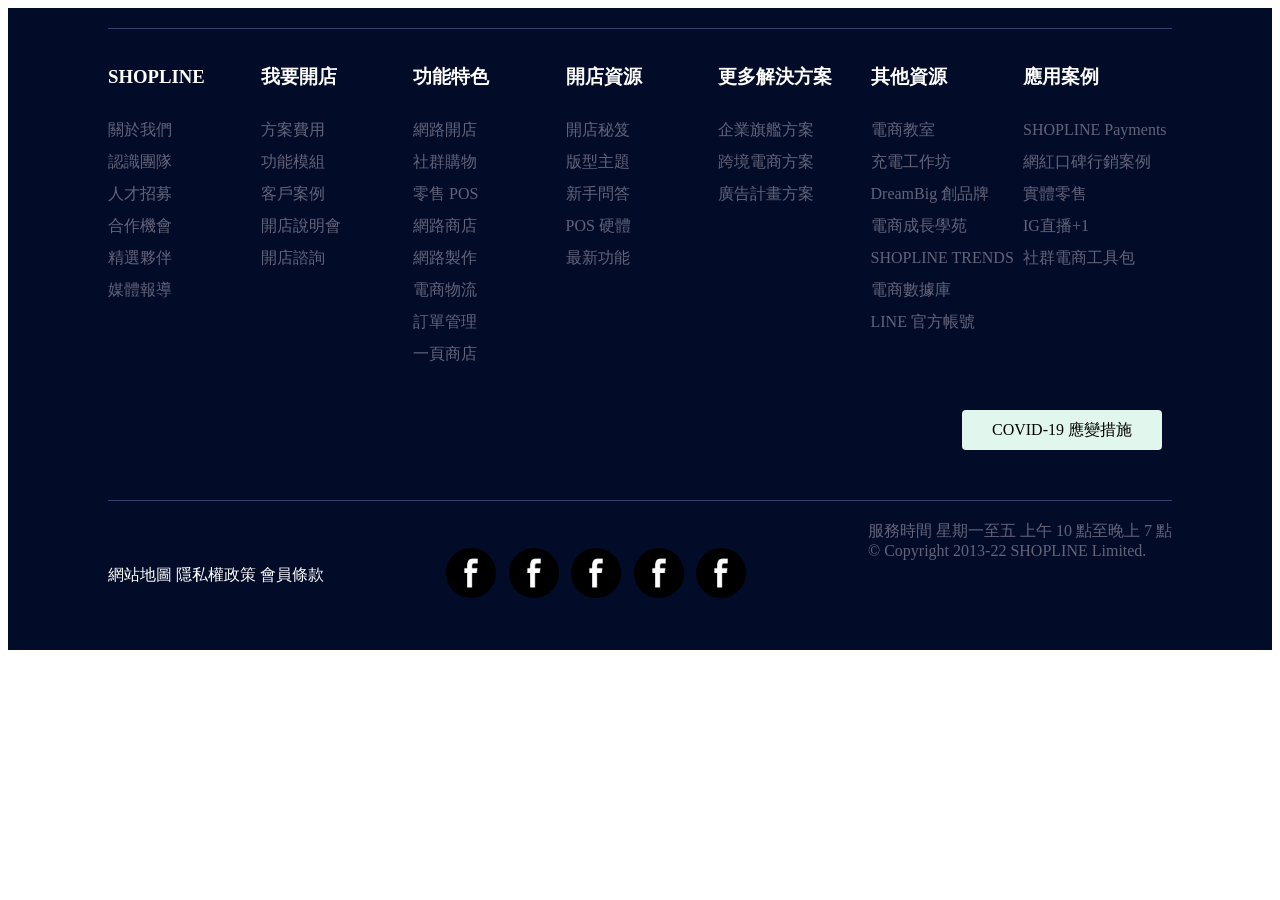
<file: footer.html>
<!DOCTYPE html>
<html lang="en">
  <head>
    <meta charset="UTF-8" />
    <meta http-equiv="X-UA-Compatible" content="IE=edge" />
    <meta name="viewport" content="width=device-width, initial-scale=1.0" />
    <title>Document</title>
    <style>
      .footer {
        background-color: #020c29;
        padding-top: 20px;
        padding-bottom: 20px;
        /* width: 1700px; */
        /* box-sizing: border-box; */
      }
      .footer-index-map {
        display: flex;
        /* background-color: pink; */
        /* width: 1500px; */
        margin-left: 100px;
        margin-right: 100px;
        justify-content: space-between;
      }
      .map-item h3 {
        color: white;
      }
      .map-item {
        width: 14%;
        /* background-color: aqua; */
        line-height: 2;
        margin-bottom: 40px;
      }
      .map-item a {
        text-decoration: none;
        color: #63637a;
      }
      .emergency-procedure {
        /* width: 600px; */
        display: flex;
        align-items: center;
        justify-content: end;
        margin-right: 100px;
        margin-left: 100px;
        /* background-color: aqua; */
      }
      .emergency-procedure a {
        width: 200px;
        height: 40px;
        line-height: 40px;
        border-radius: 4px;
        text-align: center;
        margin-right: 10px;
        text-decoration: none;
        background-color: #e1f7ee;
        color: black;
        /* font-size: 14px; */
      }
      .social-icon {
        width: 50px;
      }
      .footer-end {
        display: flex;
        justify-content: space-between;
        margin-left: 100px;
        margin-right: 100px;
        align-items: center;
      }
      .end-1 a {
        text-decoration: none;
        color: white;
      }
      .end-2 {
        display: flex;
        /* background-color: aqua; */
        width: 300px;
        justify-content: space-between;
      }
      .end-3 {
        color: #63637a;
        padding-bottom: 70px;
      }
    </style>
  </head>
  <body>
    <section>
      <div class="footer">
        <div
          style="
            background-color: #3b4071;
            /* width: 1500px; */
            height: 1px;
            margin-left: 100px;
            margin-right: 100px;
            margin-bottom: 10px;
          "
        ></div>
        <div class="footer-index-map">
          <div class="map-item i1">
            <h3>SHOPLINE</h3>
            <a href="https://shopline.tw/about">關於我們</a><br />
            <a href="https://shopline.tw/about/team">認識團隊</a><br />
            <a href="https://shopline.tw/careers">人才招募</a><br />
            <a href="https://shopline.tw/cooperate">合作機會</a><br />
            <a href="https://shopline.tw/selectedpartners">精選夥伴</a><br />
            <a href="https://shopline.tw/about/press">媒體報導</a><br />
          </div>
          <div class="map-item i1">
            <h3>我要開店</h3>
            <a href="https://shopline.tw/about">方案費用</a><br />
            <a href="https://shopline.tw/about/team">功能模組</a><br />
            <a href="https://shopline.tw/careers">客戶案例</a><br />
            <a href="https://shopline.tw/cooperate">開店說明會</a><br />
            <a href="https://shopline.tw/selectedpartners">開店諮詢</a><br />
          </div>
          <div class="map-item i1">
            <h3>功能特色</h3>
            <a href="https://shopline.tw/about">網路開店</a><br />
            <a href="https://shopline.tw/about/team">社群購物</a><br />
            <a href="https://shopline.tw/careers">零售 POS</a><br />
            <a href="https://shopline.tw/cooperate">網路商店</a><br />
            <a href="https://shopline.tw/selectedpartners">網路製作</a><br />
            <a href="https://shopline.tw/about/press">電商物流</a><br />
            <a href="https://shopline.tw/about/press">訂單管理</a><br />
            <a href="https://shopline.tw/about/press">一頁商店</a><br />
          </div>
          <div class="map-item i1">
            <h3>開店資源</h3>
            <a href="https://shopline.tw/about">開店秘笈</a><br />
            <a href="https://shopline.tw/about/team">版型主題</a><br />
            <a href="https://shopline.tw/careers">新手問答</a><br />
            <a href="https://shopline.tw/cooperate">POS 硬體</a><br />
            <a href="https://shopline.tw/selectedpartners">最新功能</a><br />
          </div>
          <div class="map-item i1">
            <h3>更多解決方案</h3>
            <a href="https://shopline.tw/about">企業旗艦方案</a><br />
            <a href="https://shopline.tw/about/team">跨境電商方案</a><br />
            <a href="https://shopline.tw/careers">廣告計畫方案</a><br />
          </div>
          <div class="map-item i1">
            <h3>其他資源</h3>
            <a href="https://shopline.tw/about">電商教室</a><br />
            <a href="https://shopline.tw/about/team">充電工作坊</a><br />
            <a href="https://shopline.tw/careers">DreamBig 創品牌</a><br />
            <a href="https://shopline.tw/cooperate">電商成長學苑</a><br />
            <a href="https://shopline.tw/selectedpartners"
              >SHOPLINE TRENDS 電商數據庫</a
            ><br />
            <a href="https://shopline.tw/about/press">LINE 官方帳號</a><br />
          </div>
          <div class="map-item i1">
            <h3>應用案例</h3>
            <a href="https://shopline.tw/about">SHOPLINE Payments</a><br />
            <a href="https://shopline.tw/about/team">網紅口碑行銷案例</a><br />
            <a href="https://shopline.tw/careers">實體零售</a><br />
            <a href="https://shopline.tw/cooperate">IG直播+1</a><br />
            <a href="https://shopline.tw/selectedpartners">社群電商工具包</a
            ><br />
          </div>
        </div>
        <div class="emergency-procedure">
          <a href="">COVID-19 應變措施</a>
        </div>
        <div></div>
        <div></div>
        <div
          style="
            background-color: #3b4071;
            /* width: 1500px; */
            height: 1px;
            margin-left: 100px;
            margin-right: 100px;
            margin-bottom: 20px;
            margin-top: 50px;
          "
        ></div>
        <div class="footer-end">
          <div>
            <div class="end-1">
              <a href="#">網站地圖</a>
              <a href="#">隱私權政策</a>
              <a href="#">會員條款</a>
            </div>
          </div>
          <div class="end-2">
            <div class="social-icon-group">
              <a href="#">
                <img class="social-icon" src="/facebook-icon.png" alt="fb" />
              </a>
            </div>
            <div class="social-icon-group">
              <a href="#">
                <img class="social-icon" src="/facebook-icon.png" alt="fb" />
              </a>
            </div>
            <div class="social-icon-group">
              <a href="#">
                <img class="social-icon" src="/facebook-icon.png" alt="fb" />
              </a>
            </div>
            <div class="social-icon-group">
              <a href="#">
                <img class="social-icon" src="/facebook-icon.png" alt="fb" />
              </a>
            </div>
            <div class="social-icon-group">
              <a href="#">
                <img class="social-icon" src="/facebook-icon.png" alt="fb" />
              </a>
            </div>
          </div>
          <div class="end-3">
            服務時間 星期一至五 上午 10 點至晚上 7 點
            <br />
            © Copyright 2013-22 SHOPLINE Limited.
          </div>
        </div>
      </div>
    </section>
  </body>
</html>
</file>
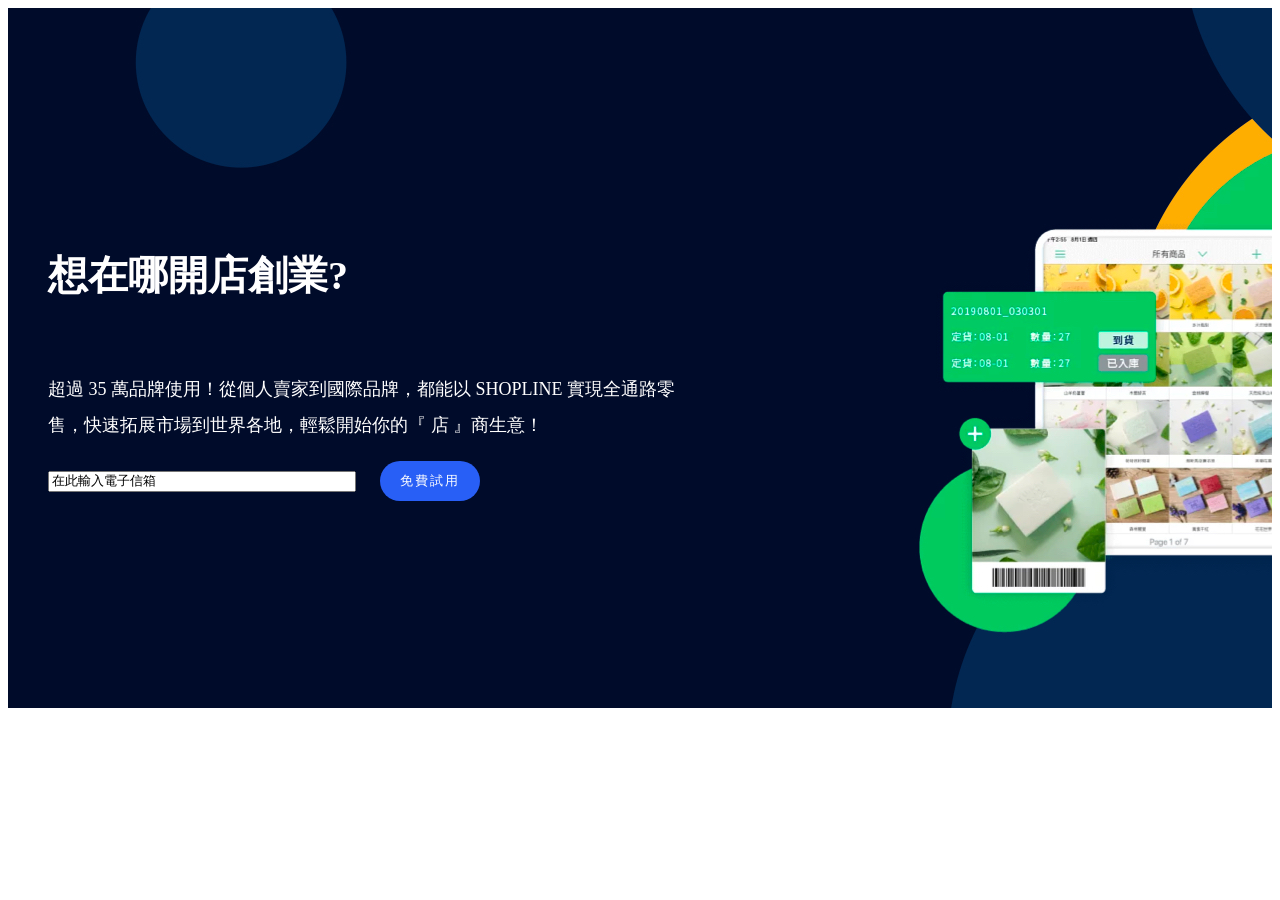
<file: section_1.html>
<!DOCTYPE html>
<html lang="en">
  <head>
    <meta charset="UTF-8" />
    <meta http-equiv="X-UA-Compatible" content="IE=edge" />
    <meta name="viewport" content="width=device-width, initial-scale=1.0" />
    <title>Document</title>
    <link rel="stylesheet" href="section_1.css" />
  </head>
  <body>
    <section class="section1">
      <div class="s1class">
        <div class="s1-left">
          <h2>想在哪開店創業?</h2>
          <p>
            超過 35 萬品牌使用！從個人賣家到國際品牌，都能以 SHOPLINE
            實現全通路零售，快速拓展市場到世界各地，輕鬆開始你的『 店 』商生意！
          </p>

          <span>
            <form action="#">
              <input
                style="width: 300px"
                type="text"
                id="fname"
                name="fname"
                value="在此輸入電子信箱"
              />
              <input
                style="
                  margin-left: 20px;
                  background-color: #285ff6;
                  color: white;
                  width: 100px;
                  height: 40px;
                  border-radius: 20px;
                  letter-spacing: 2px;
                  border: 0px;
                "
                type="submit"
                value="免費試用"
              />
            </form>
          </span>
        </div>
        <div class="s1 s1-right"></div>
      </div>
    </section>
  </body>
</html>
</file>
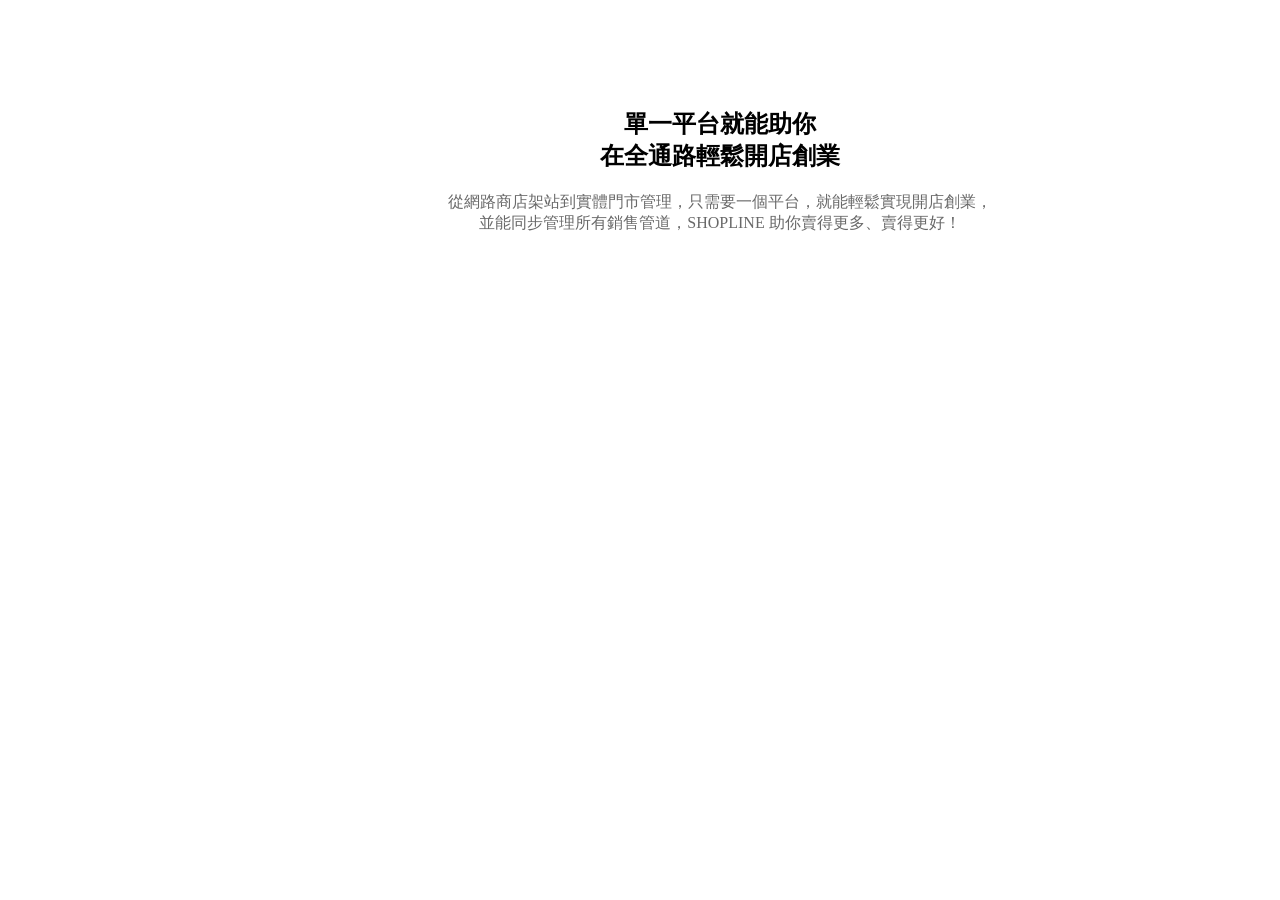
<file: section_2.html>
<!DOCTYPE html>
<html lang="en">
  <head>
    <meta charset="UTF-8" />
    <meta http-equiv="X-UA-Compatible" content="IE=edge" />
    <meta name="viewport" content="width=device-width, initial-scale=1.0" />
    <title>Document</title>
  </head>
  <body>
    <section
      style="
        text-align: center;
        background-color: white;
        padding: 80px;
        width: 100%;
        height: 100px;
      "
    >
      <h2>
        <span>單一平台就能助你</span><br /><span> 在全通路輕鬆開店創業</span>
      </h2>
      <p style="color: dimgray">
        <span
          >從網路商店架站到實體門市管理，只需要一個平台，就能輕鬆實現開店創業，</span
        ><br />
        <span>並能同步管理所有銷售管道，SHOPLINE 助你賣得更多、賣得更好！</span>
      </p>
    </section>
  </body>
</html>
</file>
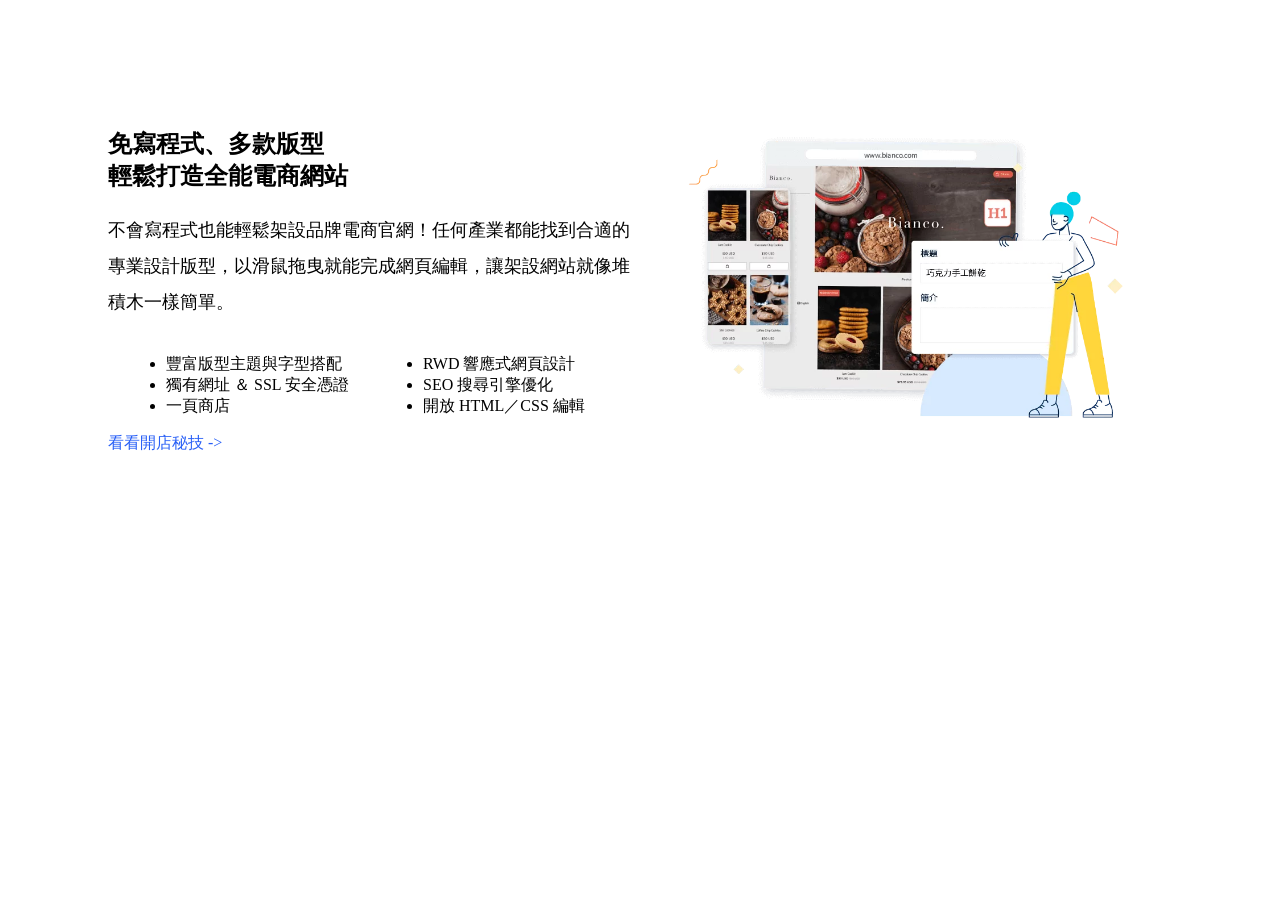
<file: section_3.html>
<!DOCTYPE html>
<html lang="en">
  <head>
    <meta charset="UTF-8" />
    <meta http-equiv="X-UA-Compatible" content="IE=edge" />
    <meta name="viewport" content="width=device-width, initial-scale=1.0" />
    <title>Document</title>
    <link rel="stylesheet" href="section_3.css" />
  </head>
  <body>
    <section>
      <div class="section3">
        <div class="s3-left s3">
          <h2>
            <span>免寫程式、多款版型 </span><br />
            <span>輕鬆打造全能電商網站</span>
          </h2>
          <p style="line-height: 2; font-size: 18px">
            不會寫程式也能輕鬆架設品牌電商官網！任何產業都能找到合適的專業設計版型，以滑鼠拖曳就能完成網頁編輯，讓架設網站就像堆積木一樣簡單。
          </p>
          <div class="s3-left-list-group">
            <ul>
              <li>豐富版型主題與字型搭配</li>
              <li>獨有網址 ＆ SSL 安全憑證</li>
              <li>一頁商店</li>
            </ul>
            <ul>
              <li>RWD 響應式網頁設計</li>
              <li>SEO 搜尋引擎優化</li>
              <li>開放 HTML／CSS 編輯</li>
            </ul>
          </div>
          <a href="#" style="color: #285ff6; text-decoration: none"
            >看看開店秘技 -></a
          >
        </div>
        <div class="s3-right s3">
          <img src="/1130x.webp" />
        </div>
      </div>
    </section>
  </body>
</html>
</file>
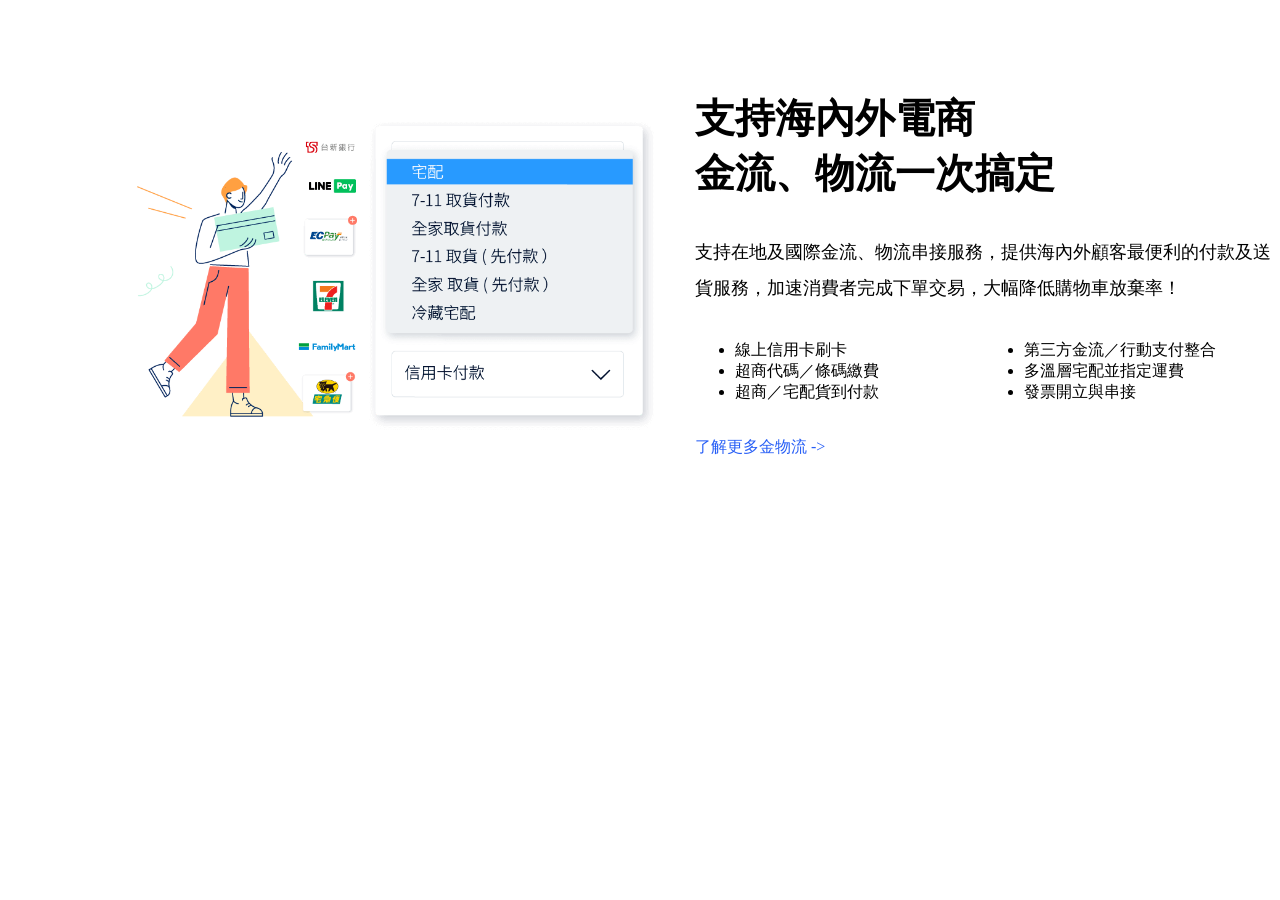
<file: section_4.html>
<!DOCTYPE html>
<html lang="en">
  <head>
    <meta charset="UTF-8" />
    <meta http-equiv="X-UA-Compatible" content="IE=edge" />
    <meta name="viewport" content="width=device-width, initial-scale=1.0" />
    <title>Document</title>
    <style>
      .section4 {
        /* background-color: pink; */
        display: flex;
        height: 500px;
        align-items: center;
        justify-content: center;
      }

      .s4 {
        /* background-color: pink; */
        box-sizing: border-box;
        width: 50%;
      }
      .s4-left {
        text-align: end;
        /* background-color: blue; */
        /* margin: 100px; */
        margin-top: 100px;
        margin-left: 100px;
        margin-bottom: 100px;
        margin-right: 10px;
      }

      .s4 img {
        width: 100%;
        margin-top: 30px;
        /* min-width: 200px; */
      }

      .s4-right h2 {
        font-size: 40px;
        font-weight: bolder;
      }

      .s4-right-list-group {
        /* background-color: blue; */
        display: flex;
        /* justify-content: flex-start; */
      }

      .s4-right-list-group ul {
        /* background-color: aqua; */
        width: 100%;
      }
    </style>
  </head>
  <body>
    <section>
      <div class="section4">
        <div class="s4-left s4">
          <img src="/original.png" />
        </div>
        <div class="s4-right s4">
          <h2>
            <span>支持海內外電商 </span><br />
            <span>金流、物流一次搞定</span>
          </h2>
          <p style="line-height: 2; font-size: 18px">
            支持在地及國際金流、物流串接服務，提供海內外顧客最便利的付款及送貨服務，加速消費者完成下單交易，大幅降低購物車放棄率！
          </p>
          <div class="s4-right-list-group">
            <ul>
              <li>線上信用卡刷卡</li>
              <li>超商代碼／條碼繳費</li>
              <li>超商／宅配貨到付款</li>
            </ul>
            <ul>
              <li>第三方金流／行動支付整合</li>
              <li>多溫層宅配並指定運費</li>
              <li>發票開立與串接</li>
            </ul>
          </div>
          <br />
          <a href="#" style="color: #285ff6; text-decoration: none"
            >了解更多金物流 -></a
          >
        </div>
      </div>
    </section>
  </body>
</html>
</file>
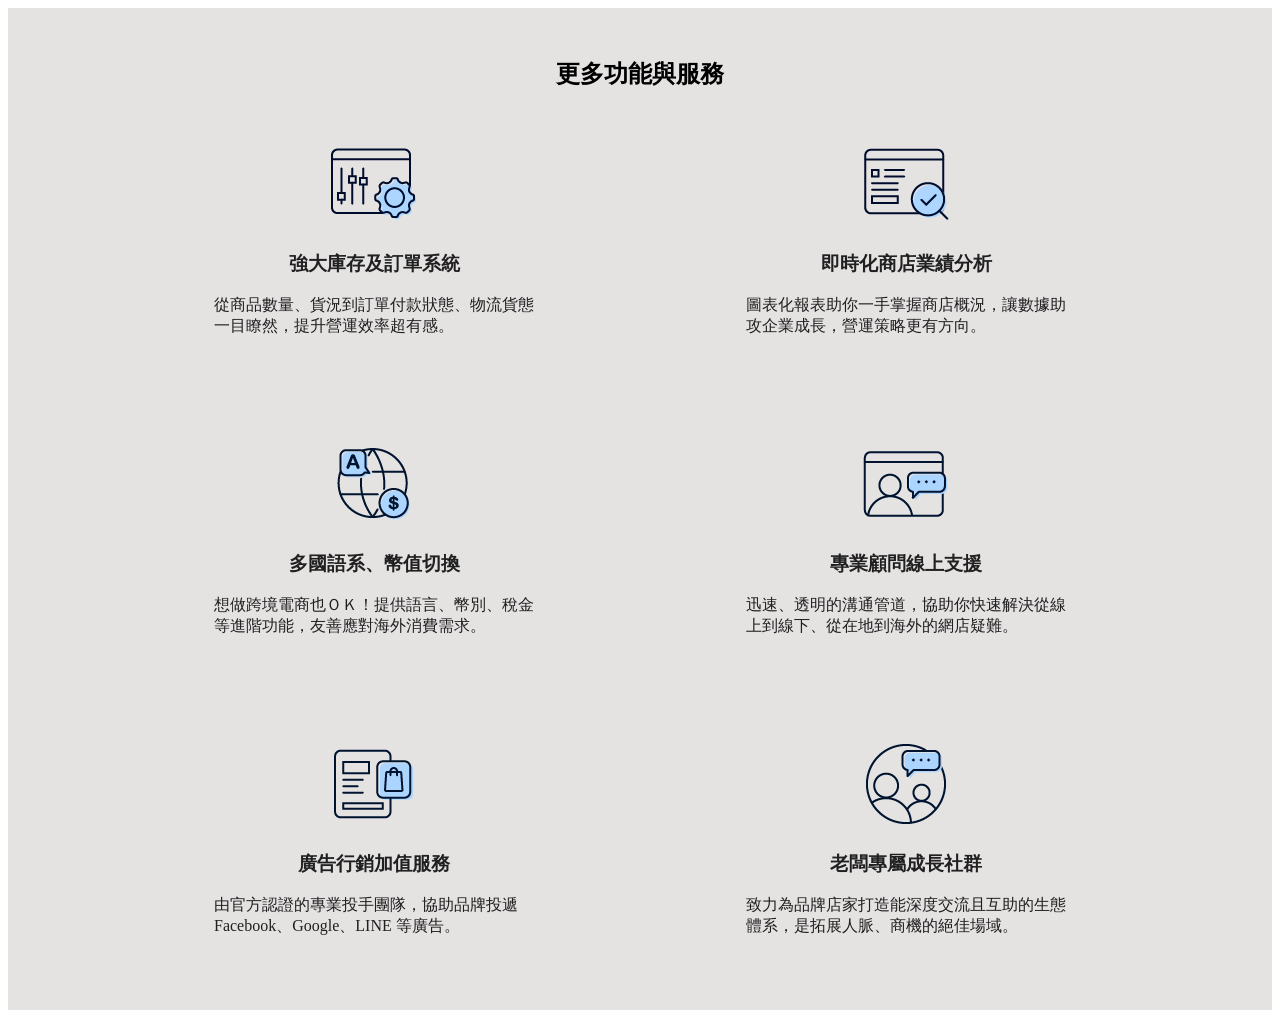
<file: section_5.html>
<!DOCTYPE html>
<html lang="en">
  <head>
    <meta charset="UTF-8" />
    <meta http-equiv="X-UA-Compatible" content="IE=edge" />
    <meta name="viewport" content="width=device-width, initial-scale=1.0" />
    <title>Document</title>
    <style>
      .s5-wrap {
        display: flex;
        flex-wrap: wrap;
        box-sizing: border-box;
        /* width: 1500px; */
        /* height: 500px; */
        justify-content: space-around;
        align-items: center;
        /* background-color: pink; */
      }
      .s5-item {
        box-sizing: border-box;
        /* background-color: black; */
        margin: 10px;
        padding-left: 80px;
        padding-right: 80px;
        padding-top: 20px;
        width: 480px;
        height: 280px;
        color: rgb(32, 32, 32);
      }
      .s5-item p {
        text-align: left;
      }
    </style>
  </head>
  <body>
    <section
      style="
        background-color: rgb(229, 226, 226);
        /* width: 1700px; */
        /* height: 750px; */
        text-align: center;
        box-sizing: border-box;
        padding-left: 100px;
        padding-right: 100px;
        padding-top: 30px;
      "
    >
      <h2>更多功能與服務</h2>
      <div class="s5-wrap">
        <div class="s5-item">
          <img src="/強大.png" alt="強大庫存及訂單系統" />
          <h3>強大庫存及訂單系統</h3>
          <p>
            從商品數量、貨況到訂單付款狀態、物流貨態一目瞭然，提升營運效率超有感。
          </p>
        </div>
        <div class="s5-item">
          <img src="/即時化商店業績分析.png" alt="即時化商店業績分析" />
          <h3>即時化商店業績分析</h3>
          <p>
            圖表化報表助你一手掌握商店概況，讓數據助攻企業成長，營運策略更有方向。
          </p>
        </div>
        <div class="s5-item">
          <img src="/多國語系幣值切換.png" alt="多國語系、幣值切換" />
          <h3>多國語系、幣值切換</h3>
          <p>
            想做跨境電商也ＯＫ！提供語言、幣別、稅金等進階功能，友善應對海外消費需求。
          </p>
        </div>
        <div class="s5-item">
          <img src="專業顧問線上支援.png" alt="專業顧問線上支援" />
          <h3>專業顧問線上支援</h3>
          <p>
            迅速、透明的溝通管道，協助你快速解決從線上到線下、從在地到海外的網店疑難。
          </p>
        </div>
        <div class="s5-item">
          <img src="廣告行銷加值服務.png" alt="廣告行銷加值服務" />
          <h3>廣告行銷加值服務</h3>
          <p>
            由官方認證的專業投手團隊，協助品牌投遞 Facebook、Google、LINE
            等廣告。
          </p>
        </div>
        <div class="s5-item">
          <img src="/老闆專屬成長社群.png" alt="老闆專屬成長社群" />
          <h3>老闆專屬成長社群</h3>
          <p>
            致力為品牌店家打造能深度交流且互助的生態體系，是拓展人脈、商機的絕佳場域。
          </p>
        </div>
      </div>
    </section>
  </body>
</html>
</file>
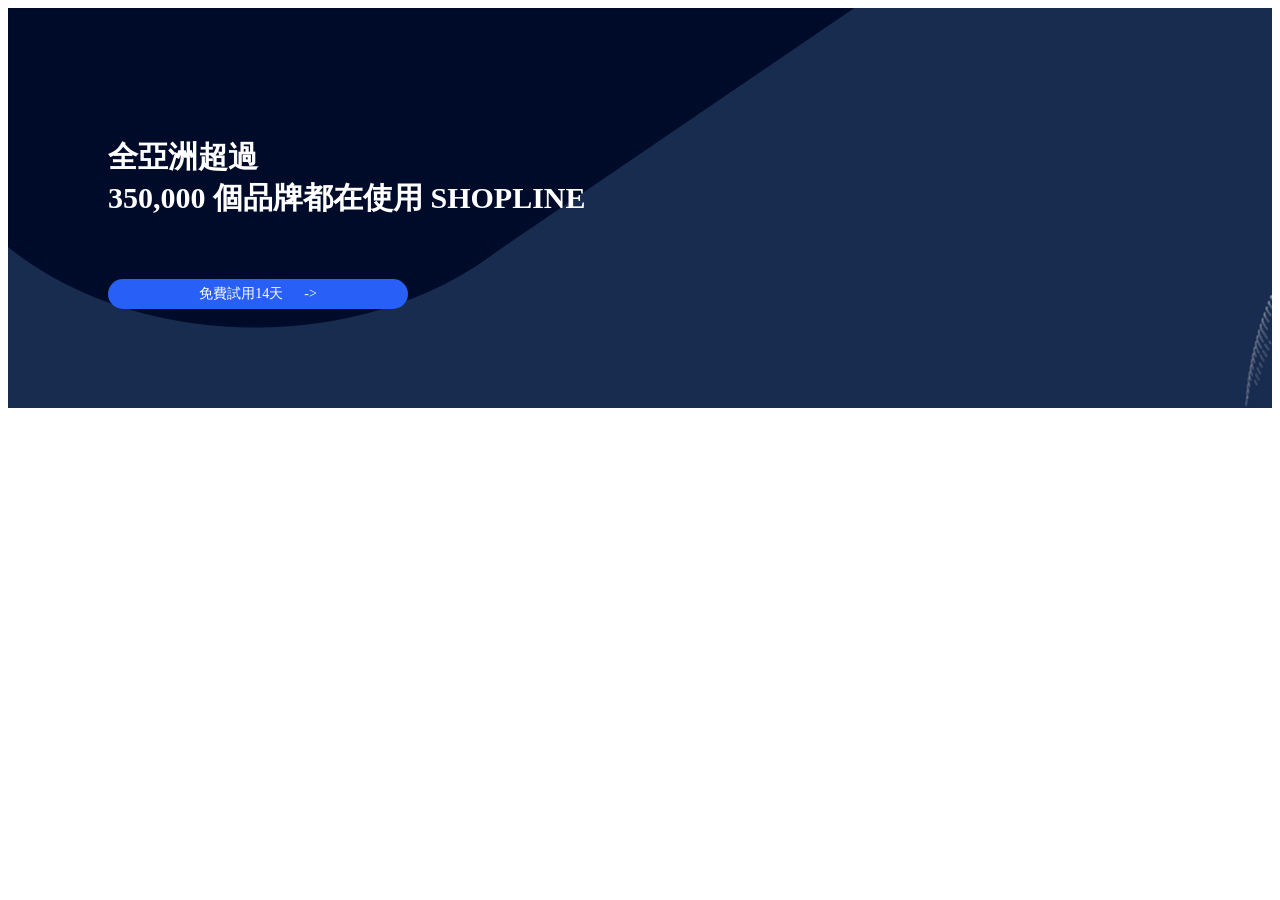
<file: section_7.html>
<!DOCTYPE html>
<html lang="en">
  <head>
    <meta charset="UTF-8" />
    <meta http-equiv="X-UA-Compatible" content="IE=edge" />
    <meta name="viewport" content="width=device-width, initial-scale=1.0" />
    <title>Document</title>
    <style>
      .section7 {
        color: white;
        /* font-size: 50px; */
        box-sizing: border-box;
        /* background-color: pink; */
        /* height: 300px; */
        margin-left: 100px;
        width: 100%;
       
      }

      .section7 a {
        text-decoration: none;
        color: white;
        background-color: #285ff6;
        /* box-sizing: border-box; */
        width: 500px;
        /* height: 100px; */
      }
      .section7 h3{
          font-size: 30px;
      }
      .freetrial-14 {
        width: 50%;
        display: flex;
        /* align-items: center;
        justify-content: end; */
        margin-right: 50px;
        margin-top: 60px;
}
.freetrial-14 a {
  width: 300px;
  height: 30px;
  line-height: 30px;
  border-radius: 20px;
  text-align: center;
  margin-right: 10px;
  text-decoration: none;
  background-color: #285ff6;
  color: white;
  font-size: 14px;
}
    </style>
  </head>
  <body>
    <section
      style="
        /* width: 1700px; */
        display: flex;
        align-items: center;
        height: 400px;
        background-image: url(/s7back.jpeg);
        box-sizing: border-box;
        /* padding-top:  50px;
        padding-bottom: 50px */
      "
    >
      <div class="section7">
        <h3>全亞洲超過<br /><span>350,000 個品牌都在使用 SHOPLINE</span></h3>
        <div class="freetrial-14">
            <a href="#">免費試用14天 &nbsp &nbsp &nbsp-></a>
      </div>
    </section>
  </body>
</html>
</file>
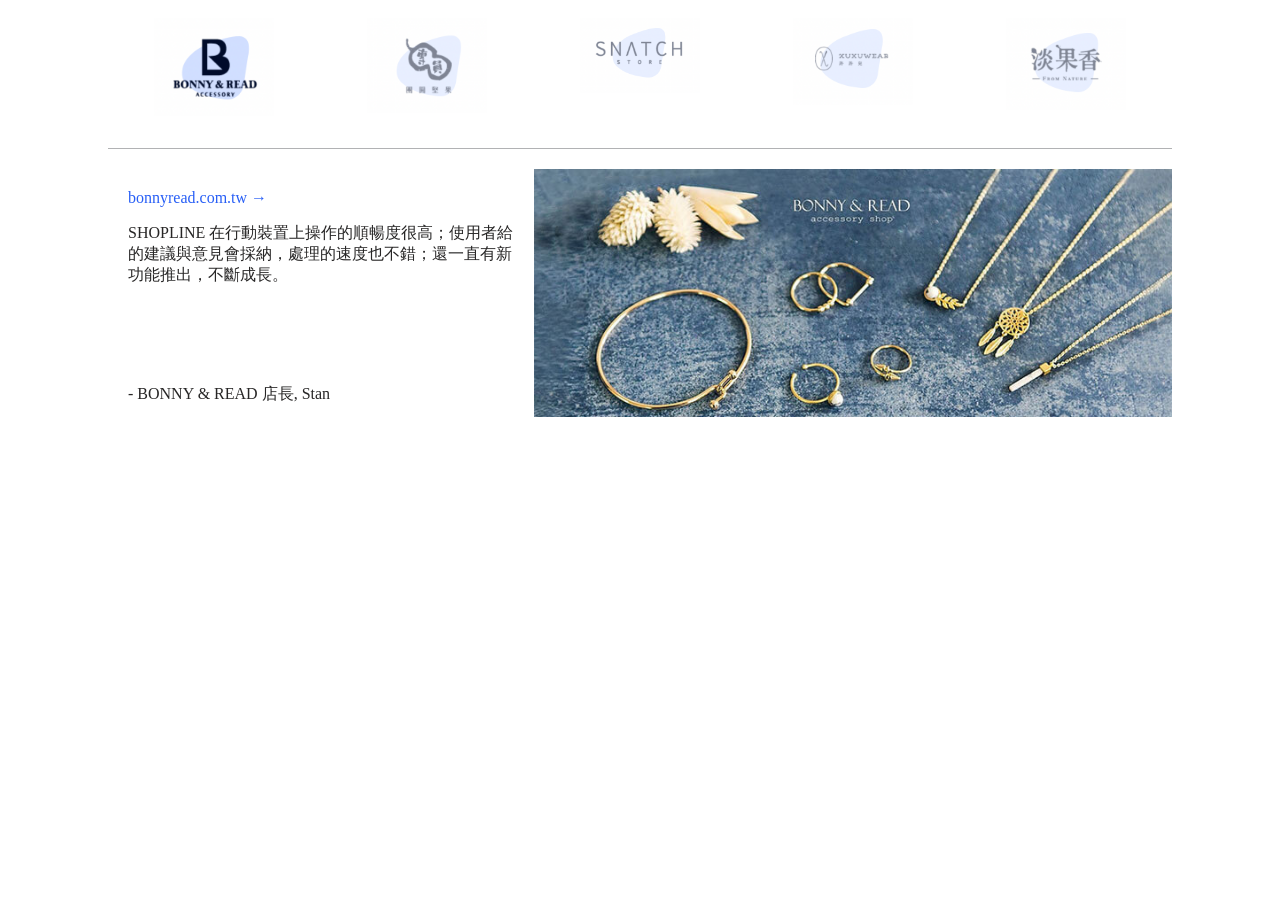
<file: sildeshow.html>
<!DOCTYPE html>
<html lang="en">
  <head>
    <meta charset="UTF-8" />
    <meta http-equiv="X-UA-Compatible" content="IE=edge" />
    <meta name="viewport" content="width=device-width, initial-scale=1.0" />
    <title>Document</title>
    <link rel="stylesheet" href="/slideshow.css" />
    <script src="/slideshow.js" defer></script>
  </head>
  <body>
    <!-- Container for the image gallery -->
    <div class="container">
      <!-- Thumbnail images -->
      <div class="row">
        <div class="column">
          <img
            class="demo cursor"
            src="/bonnylogo.png"
            onclick="currentSlide(1)"
            alt="BONNY"
          />
        </div>
        <div class="column">
          <img
            class="demo cursor"
            src="/團員logo.png"
            onclick="currentSlide(2)"
            alt="團員堅果"
          />
        </div>
        <div class="column">
          <img
            class="demo cursor"
            src="/snatchlogo.png"
            onclick="currentSlide(3)"
            alt="SNATCH"
          />
        </div>
        <div class="column">
          <img
            class="demo cursor"
            src="xuxulogo.png"
            onclick="currentSlide(4)"
            alt="XUXU許許兒"
          />
        </div>
        <div class="column">
          <img
            class="demo cursor"
            src="/淡果香logo.png"
            onclick="currentSlide(5)"
            alt="淡果香"
          />
        </div>
      </div>

      <div
        style="
          background-color: #b1b2b4;
          /* width: 1500px; */
          height: 1px;
          /* margin-left: 100px;
          margin-right: 100px; */
          margin-bottom: 20px;
          margin-top: 10px;
        "
      ></div>

      <!-- Full-width images with number text -->
      <div class="mySlides">
        <div class="brandWrap">
          <div class="brandInfo">
            <a href="https://www.bonnyread.com.tw/">bonnyread.com.tw&nbsp;→</a>
            <p>
              SHOPLINE
              在行動裝置上操作的順暢度很高；使用者給的建議與意見會採納，處理的速度也不錯；還一直有新功能推出，不斷成長。
            </p>
            <p style="position: absolute; bottom: 0">
              - BONNY & READ 店長, Stan
            </p>
          </div>
          <div class="brandPic">
            <img src="/bonny_pic.jpeg" />
          </div>
        </div>
      </div>

      <div class="mySlides">
        <div class="brandWrap">
          <div class="brandInfo">
            <a href="https://www.tuanyuannuts.com/">tuanyuannuts.com&nbsp;→</a>
            <p>
              SHOPLINE 的 UI、UX 做得很好，保有能自行調整的彈性；《電商教室
              Blog》也對我幫助很大，按照裡頭分享的 SEO
              攻略本去優化商店設定，搜尋排名真的可以不斷上升！
            </p>
            <p style="position: absolute; bottom: 0">- 團員堅果 店長, Samuel</p>
          </div>

          <div class="brandPic">
            <img src="/團員pic.jpeg" />
          </div>
        </div>
      </div>

      <div class="mySlides">
        <div class="brandWrap">
          <div class="brandInfo">
            <a href="https://www.snatch-store.com/">snatch-store.com&nbsp;→</a>
            <p>
              SHOPLINE
              的商品在下、上架方便是我最喜歡的部份，跟客服聯絡能馬上獲得協助，也是非常重要的環節。
            </p>
            <p style="position: absolute; bottom: 0">- SNATCH 店長, Daddi</p>
          </div>

          <div class="brandPic">
            <img src="snatch_pic.jpeg" />
          </div>
        </div>
      </div>

      <div class="mySlides">
        <div class="brandWrap">
          <div class="brandInfo">
            <a href="https://www.xuxuwear.com.tw/">xuxuwear.com.tw&nbsp;→</a>
            <p>
              SHOPLINE
              在行銷模組方面非常多元，在功能上不會碰到優惠設定『打架』的情形，同時商店版型較為簡潔、乾淨，在後台操作上也比較直觀。
            </p>
            <p style="position: absolute; bottom: 0">
              - 許許兒 品牌主理人 阿南
            </p>
          </div>

          <div class="brandPic">
            <img src="/xuxu_pic.png" />
          </div>
        </div>
      </div>

      <div class="mySlides">
        <div class="brandWrap">
          <div class="brandInfo">
            <a href="https://www.naturefruittw.com/"
              >naturefruittw.com&nbsp;→</a
            >
            <p>
              使用 SHOPLINE 像請了 24
              小時的員工可以不停地接單，省去了本來需要人工紀錄的金流、物流作業，我們有更多的時間可以專心做出更好的產品。
            </p>
            <p style="position: absolute; bottom: 0">
              - 淡果香 店長, Roy & Boyeong
            </p>
          </div>

          <div class="brandPic">
            <img src="/淡果香_pic.jpeg" />
          </div>
        </div>
      </div>
    </div>

    <!-- Image text
      <div class="caption-container">
        <p id="caption"></p>
      </div> -->
  </body>
</html>
</file>
<file: section_1.css>
.section1 {
  width: 100%;
  /* width: 1700px; */
  /* background-image: url(/section1backgroun.png); */
  background-image: url(/back1.001.jpeg);
  /* height: 700px; */
  /* background-color: blue; */
}

.s1class {
  width: 70%;
  height: 700px;
  display: flex;
  justify-content: flex-start;
  /* background-color: pink; */
}

.s1-left {
  /* background-color: brown; */
  padding: 40px;
  display: flex;
  flex-wrap: wrap;
  align-content: center;
}

.s1-left h2 {
  width: 100%;
  font-size: 40px;
  color: white;
  margin-bottom: 50px;
  /* background-color: pink; */
}

.s1-left p {
  width: 80%;
  font-size: 18px;
  color: white;
  line-height: 2;
  /* background-color: pink; */
}

.s1-left span {
  justify-content: flex-start;
}
</file>
<file: section_3.css>
.section3 {
  /* background-color: pink; */
  display: flex;
  /* height: 500px; */
  align-items: center;
  width: 100%;
  box-sizing: border-box;
  padding: 100px;
}

.s3 {
  box-sizing: border-box;
  width: 50%;
  /* margin: 0 50px; */
  /* background-color: gray; */
}
.s3-right {
  text-align: center;
  /* background-color: blue; */
}

.s3 img {
  width: 100%;
  /* margin-top: 30px; */
}

.s3-left h2 {
  /* font-size: 40px; */
  font-weight: bolder;
}

.s3-left-list-group {
  /* background-color: blue; */
  display: flex;
  justify-content: flex-start;
  margin-left: 18px;
}

.s3-left-list-group ul {
  /* background-color: aqua; */
  width: 100%;
}
</file>
<file: slideshow.css>
* {
  box-sizing: border-box;
}

/* Position the image container (needed to position the left and right arrows) */
.container {
  position: relative;
  width: 100%;
  padding: 10px 100px 100px 100px;
  /* background-color: blue; */
}

/* Hide the images by default */
.mySlides {
  display: none;
  max-width: 100%;
  height: 200px;
  /* width: 56%; */
  position: relative;
  /* background-color: blue; */
}

/* Add a pointer when hovering over the thumbnail images */
.cursor {
  cursor: pointer;
}

/* Next & previous buttons */
/* .prev,
.next {
  cursor: pointer;
  position: absolute;
  top: 70%;
  width: auto;
  padding: 16px;
  margin-top: -50px;
  color: white;
  font-weight: bold;
  font-size: 20px;
  border-radius: 0 3px 3px 0;
  user-select: none;
  -webkit-user-select: none;
} */

/* Position the "next button" to the right */
/* .next {
  right: 0;
  border-radius: 3px 0 0 3px;
} */

/* On hover, add a black background color with a little bit see-through */
/* .prev:hover,
.next:hover {
  background-color: rgba(0, 0, 0, 0.8);
} */

/* Container for image text */
/* .caption-container {
  text-align: center;
  background-color: #222;
  padding: 2px 16px;
  color: white;
} */

.row:after {
  content: "";
  display: table;
  clear: both;
}

/* Six columns side by side */
.column {
  float: left;
  width: 20%;
  /* margin: 10px; */
  height: 120px;
  text-align: center;
  position: relative;
  /* background-color: pink; */
  /* border: 2px solid pink; */
}

.column img {
  /* position: absolute; */

  width: 120px;
  /* border: 2px solid blue; */
}

/* Add a transparency effect for thumnbail images */
.demo {
  opacity: 0.5;
}

.active,
.demo:hover {
  opacity: 11;
}
/* 
.brandInfo {
  background-color: pink;
  width: 44%;
  height: 160px;
}

.wrapInfoSlide {
  display: flex;
  background-color: blue;
  padding: 20px;
} */

.brandWrap {
  display: flex;
}

.brandInfo {
  /* background-color: red; */
  width: 40%;
  max-height: 300px;
  position: relative;
  padding: 20px;
  color: rgb(39, 38, 38);
}

.brandInfo a {
  text-decoration: none;
  color: #285ff6;
}
.brandPic {
  text-align: right;
  /* background-color: blue; */
  width: 60%;
}

.brandPic img {
  width: 100%;
  max-width: 700px;
}
</file>
